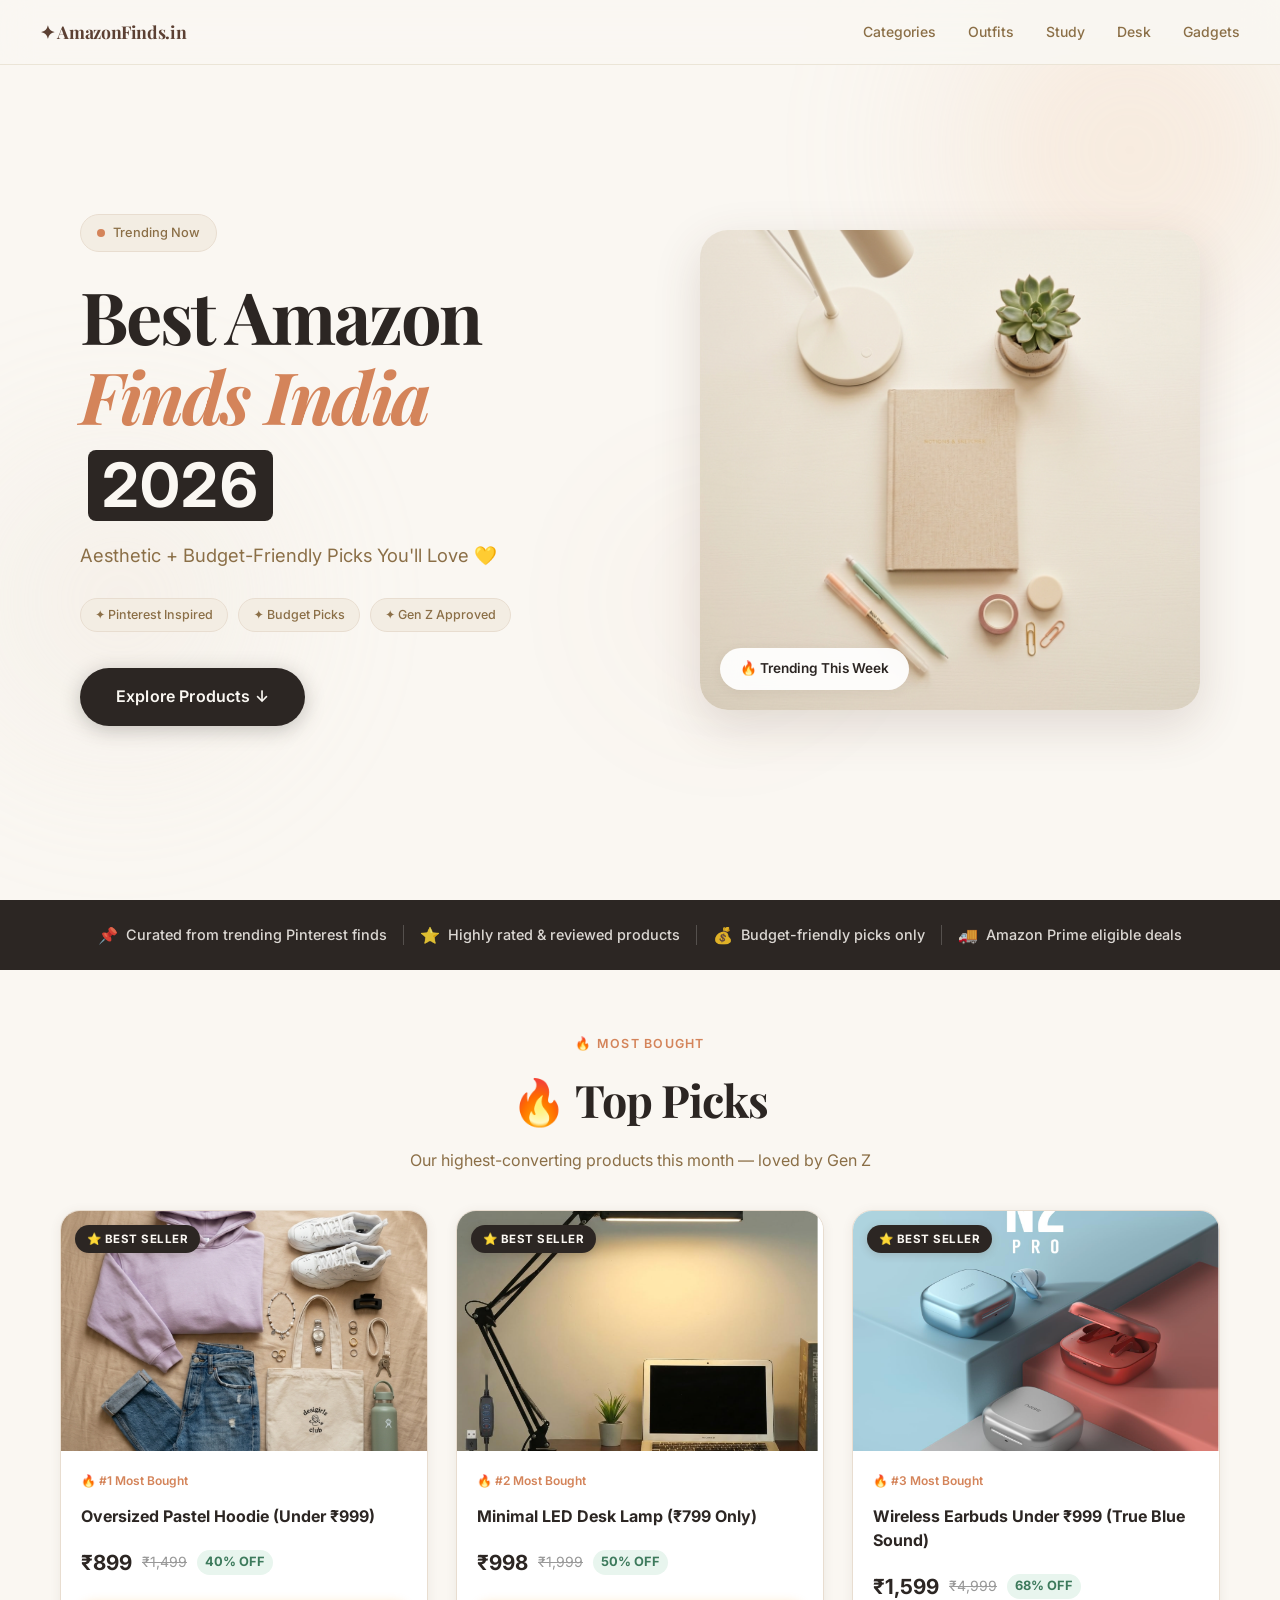
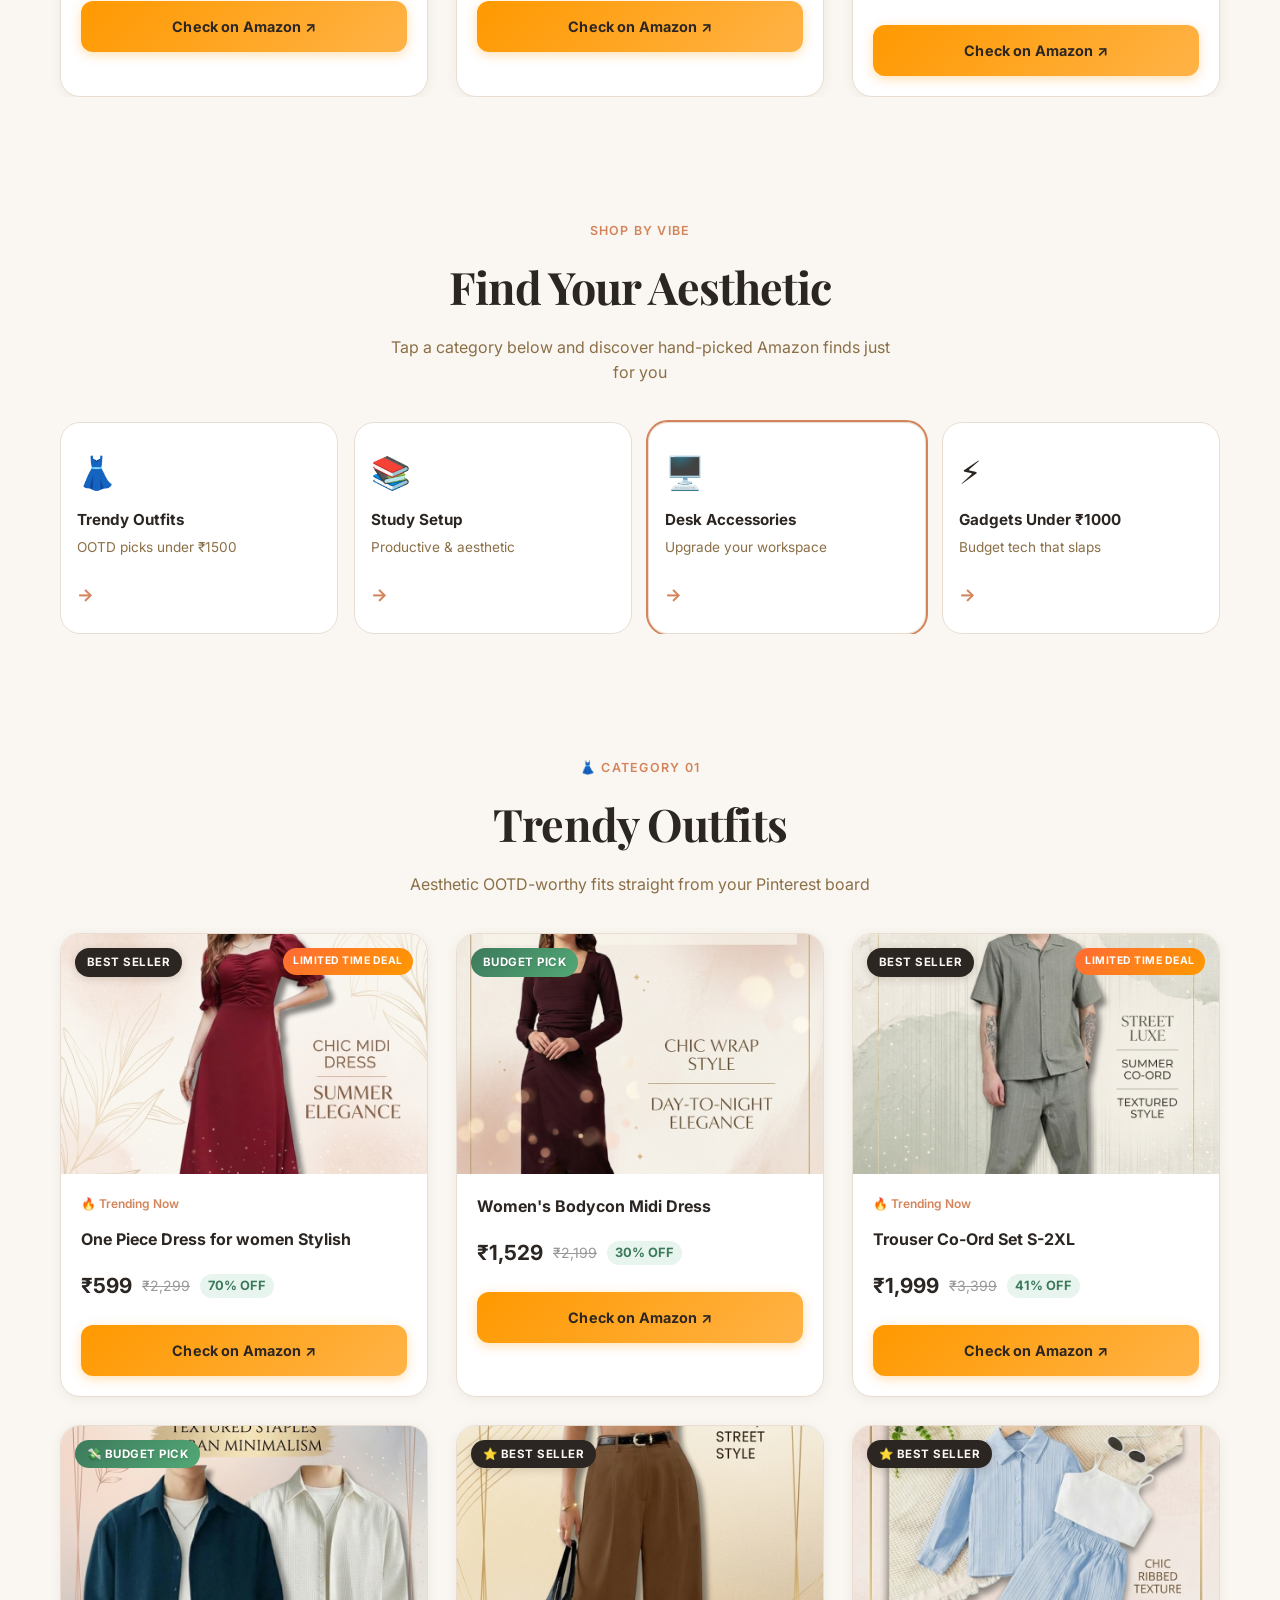
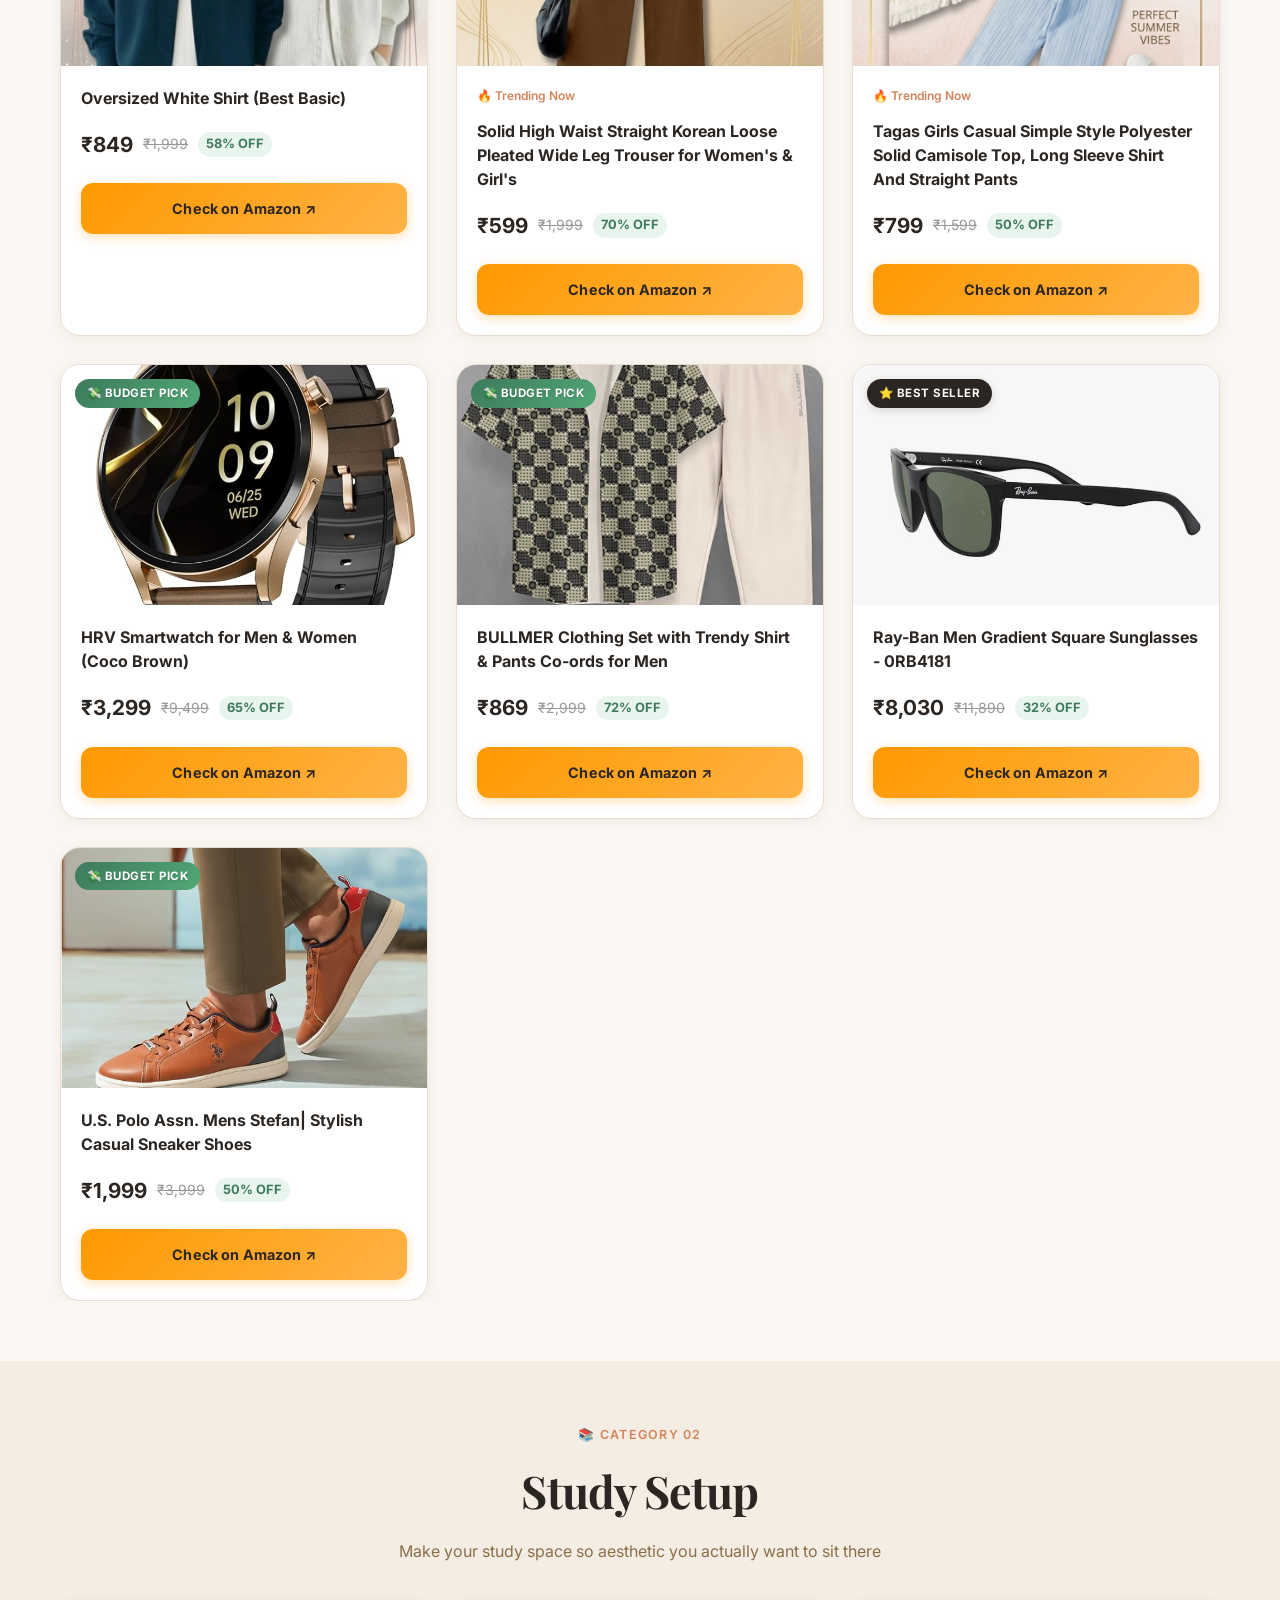
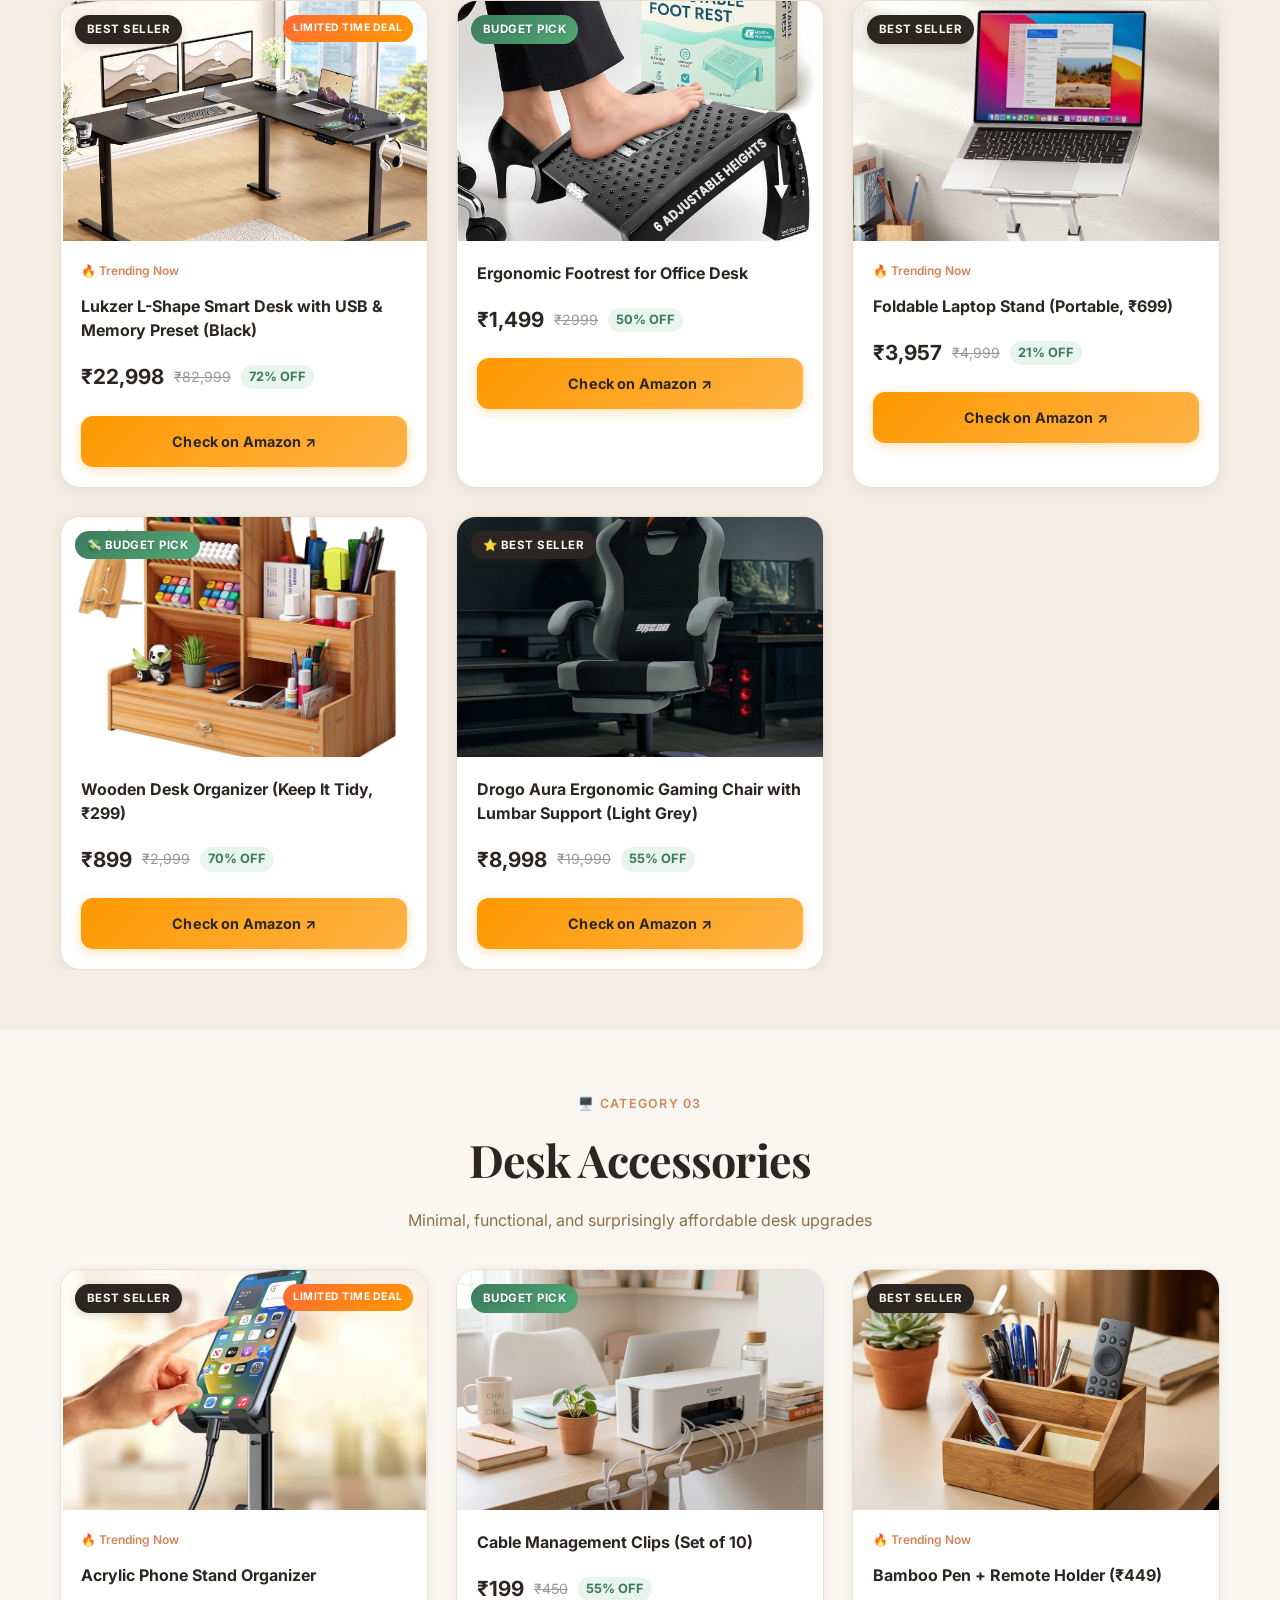
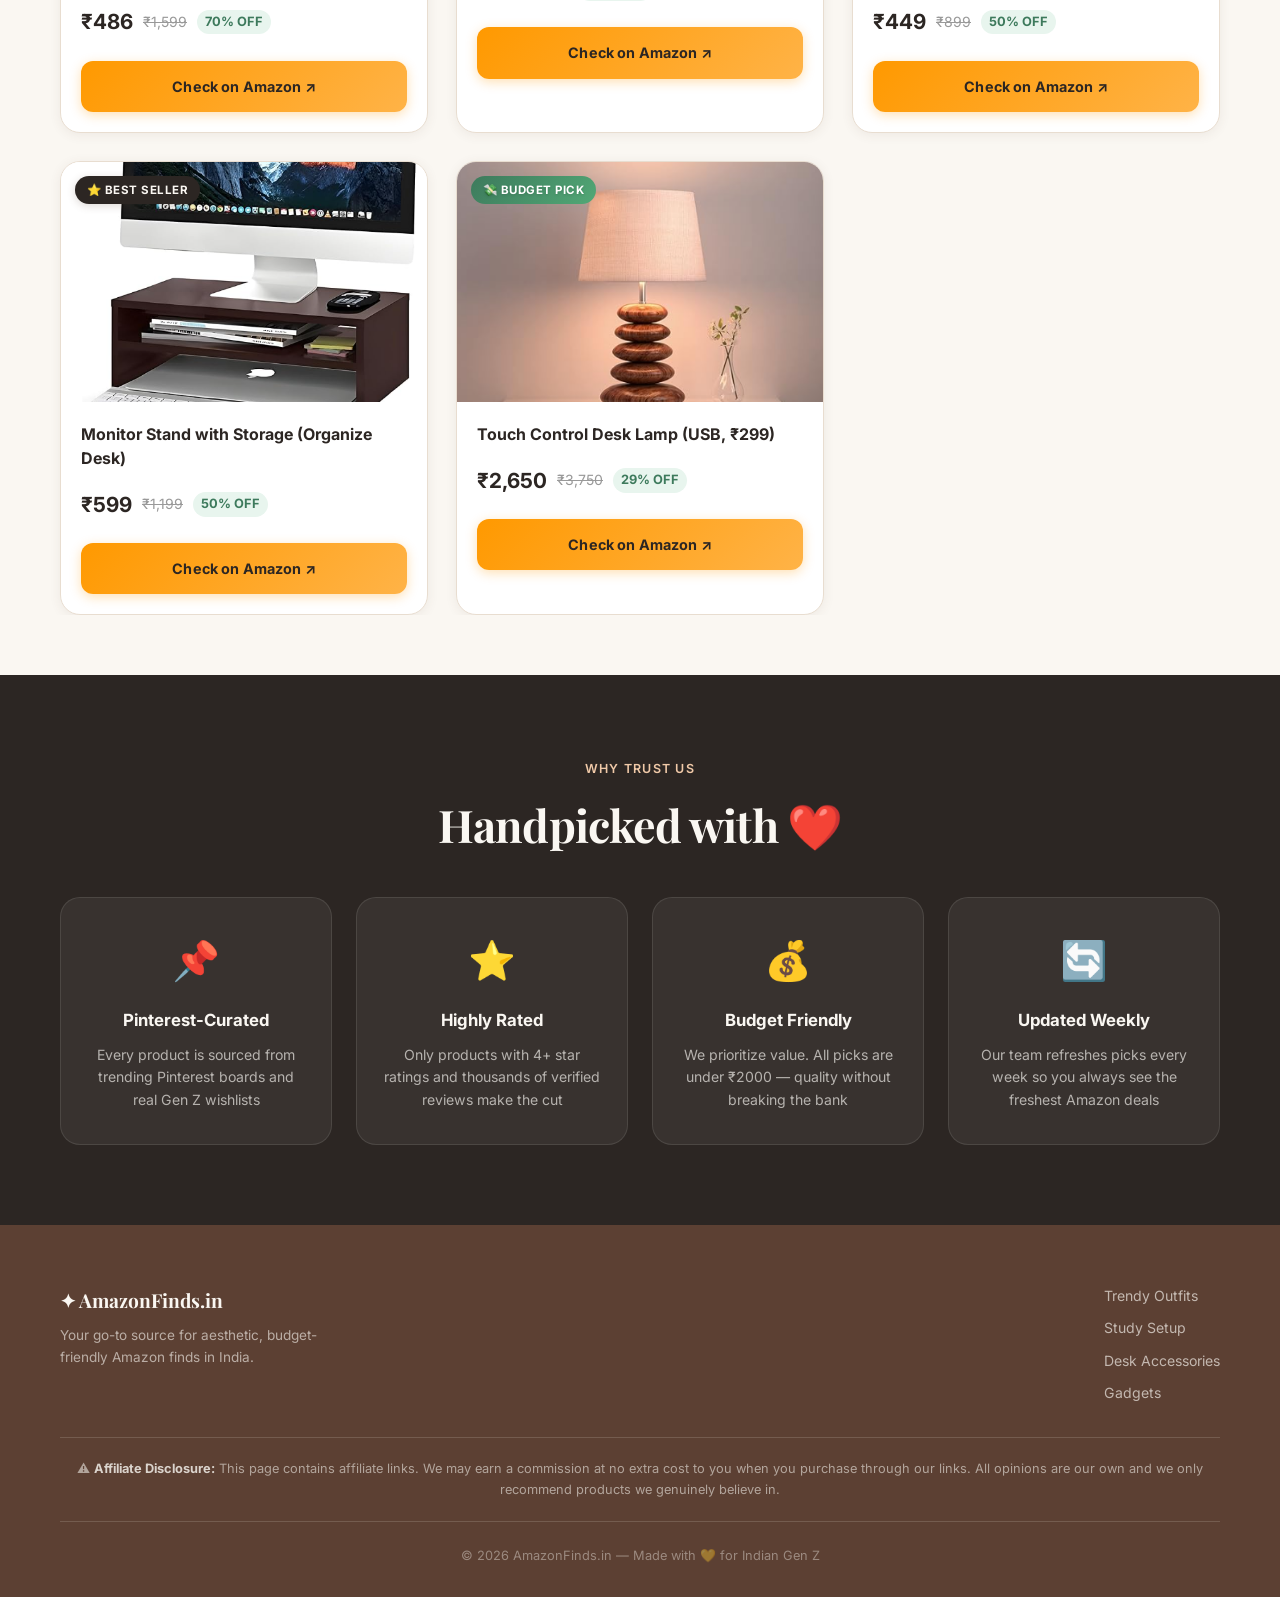
<file: index.html>
<!DOCTYPE html>
<html lang="en">
<head>
  <meta charset="UTF-8" />
  <meta name="viewport" content="width=device-width, initial-scale=1.0, viewport-fit=cover, maximum-scale=5.0, user-scalable=yes" />
  <meta name="description" content="Best Amazon Finds India 2026 — Aesthetic, budget-friendly trending products for Gen Z. Discover trendy outfits, study setups, desk accessories, and gadgets under ₹1000." />
  <meta name="keywords" content="Amazon finds India, budget gadgets India, aesthetic desk setup, trendy outfits India, Gen Z products" />
  <meta property="og:title" content="Best Amazon Finds India 2026 | Aesthetic Budget Picks" />
  <meta property="og:description" content="Curated trendy, aesthetic, budget-friendly Amazon picks for Indian Gen Z." />
  <meta name="theme-color" content="#FAF7F2" />
  <meta name="apple-mobile-web-app-capable" content="yes" />
  <meta name="apple-mobile-web-app-status-bar-style" content="black-translucent" />
  <title>Best Amazon Finds India 2026 | Aesthetic Budget Picks</title>
  <link rel="preconnect" href="https://fonts.googleapis.com" />
  <link rel="preconnect" href="https://fonts.gstatic.com" crossorigin />
  <link href="https://fonts.googleapis.com/css2?family=Playfair+Display:wght@600;700&family=Inter:wght@300;400;500;600&display=swap" rel="stylesheet" />
  <link rel="stylesheet" href="style.css" />
</head>
<body>

  <!-- ====== NAVBAR ====== -->
  <nav class="navbar" id="navbar">
    <div class="nav-inner">
      <a class="nav-logo" href="#">✦ AmazonFinds.in</a>
      <button class="nav-toggle" id="navToggle" aria-label="Toggle menu">
        <span></span><span></span><span></span>
      </button>
      <ul class="nav-links" id="navLinks">
        <li><a href="#categories">Categories</a></li>
        <li><a href="#outfits">Outfits</a></li>
        <li><a href="#study">Study</a></li>
        <li><a href="#desk">Desk</a></li>
        <li><a href="#gadgets">Gadgets</a></li>
      </ul>
    </div>
  </nav>

  <!-- ====== HERO SECTION ====== -->
  <section class="hero" id="hero">
    <div class="hero-bg-blobs">
      <div class="blob blob-1"></div>
      <div class="blob blob-2"></div>
      <div class="blob blob-3"></div>
    </div>
    <div class="hero-content">
      <div class="hero-badge">
        <span class="badge-dot"></span>
        <span>Trending Now</span>
      </div>
      <h1 class="hero-title">Best Amazon<br><em>Finds India</em><br><span class="year-tag">2026</span></h1>
      <p class="hero-sub">Aesthetic + Budget-Friendly Picks You'll Love 💛</p>
      <div class="hero-pills">
        <span>✦ Pinterest Inspired</span>
        <span>✦ Budget Picks</span>
        <span>✦ Gen Z Approved</span>
      </div>
      <a href="#categories" class="btn-primary" id="exploreCta">Explore Products ↓</a>
    </div>
    <div class="hero-image-wrap">
      <div class="hero-img-card">
        <img src="images/desk_setup_hero.png" alt="Aesthetic desk setup with stationery and plants" loading="eager" />
        <div class="hero-img-badge">🔥 Trending This Week</div>
      </div>
    </div>
  </section>

  <!-- ====== TRUST STRIP ====== -->
  <section class="trust-strip">
    <div class="trust-inner">
      <div class="trust-item">
        <span class="trust-icon">📌</span>
        <span>Curated from trending Pinterest finds</span>
      </div>
      <div class="trust-divider"></div>
      <div class="trust-item">
        <span class="trust-icon">⭐</span>
        <span>Highly rated &amp; reviewed products</span>
      </div>
      <div class="trust-divider"></div>
      <div class="trust-item">
        <span class="trust-icon">💰</span>
        <span>Budget-friendly picks only</span>
      </div>
      <div class="trust-divider"></div>
      <div class="trust-item">
        <span class="trust-icon">🚚</span>
        <span>Amazon Prime eligible deals</span>
      </div>
    </div>
  </section>

  <!-- ====== TOP PICKS SECTION ====== -->
  <section class="products-section" id="top-picks">
    <div class="container">
      <div class="section-header">
        <p class="section-label">🔥 Most Bought</p>
        <h2 class="section-title">🔥 Top Picks</h2>
        <p class="section-desc">Our highest-converting products this month — loved by Gen Z</p>
      </div>
      <div class="products-grid">

        <div class="product-card">
          <div class="product-img-wrap">
            <img src="images/trendy_outfit.png" alt="Bestseller oversized hoodie" loading="lazy" />
            <span class="badge badge-seller">⭐ Best Seller</span>
          </div>
          <div class="product-info">
            <p class="product-trending">🔥 #1 Most Bought</p>
            <h3 class="product-title">Oversized Pastel Hoodie (Under ₹999)</h3>
            <div class="product-price-row">
              <span class="product-price">₹899</span>
              <span class="product-mrp">₹1,499</span>
              <span class="product-off">40% OFF</span>
            </div>
            <a href="https://amzn.to/4v6yFyT" target="_blank" rel="nofollow sponsored" class="btn-amazon">Check on Amazon ↗</a>
          </div>
        </div>

        <div class="product-card">
          <div class="product-img-wrap">
            <img src="images/image.png" alt="LED desk lamp bestseller" loading="lazy" />
            <span class="badge badge-seller">⭐ Best Seller</span>
          </div>
          <div class="product-info">
            <p class="product-trending">🔥 #2 Most Bought</p>
            <h3 class="product-title">Minimal LED Desk Lamp (₹799 Only)</h3>
            <div class="product-price-row">
              <span class="product-price">₹998</span>
              <span class="product-mrp">₹1,999</span>
              <span class="product-off">50% OFF</span>
            </div>
            <a href="https://amzn.to/3PIX25G" target="_blank" rel="nofollow sponsored" class="btn-amazon">Check on Amazon ↗</a>
          </div>
        </div>

        <div class="product-card">
          <div class="product-img-wrap">
            <img src="images/earpods.png" alt="Wireless earbuds bestseller under 1000" loading="lazy" />
            <span class="badge badge-seller">⭐ Best Seller</span>
          </div>
          <div class="product-info">
            <p class="product-trending">🔥 #3 Most Bought</p>
            <h3 class="product-title">Wireless Earbuds Under ₹999 (True Blue Sound)</h3>
            <div class="product-price-row">
              <span class="product-price">₹1,599</span>
              <span class="product-mrp">₹4,999</span>
              <span class="product-off">68% OFF</span>
            </div>
            <a href="https://amzn.to/4dUvfZW" target="_blank" rel="nofollow sponsored" class="btn-amazon">Check on Amazon ↗</a>
          </div>
        </div>

      </div>
    </div>
  </section>

  <!-- ====== CATEGORIES SECTION ====== -->
  <section class="categories-section" id="categories">
    <div class="container">
      <div class="section-header">
        <p class="section-label">Shop by Vibe</p>
        <h2 class="section-title">Find Your Aesthetic</h2>
        <p class="section-desc">Tap a category below and discover hand-picked Amazon finds just for you</p>
      </div>
      <div class="category-grid">
        <a href="#outfits" class="cat-card" id="cat-outfits">
          <div class="cat-icon">👗</div>
          <h3>Trendy Outfits</h3>
          <p>OOTD picks under ₹1500</p>
          <div class="cat-arrow">→</div>
        </a>
        <a href="#study" class="cat-card" id="cat-study">
          <div class="cat-icon">📚</div>
          <h3>Study Setup</h3>
          <p>Productive &amp; aesthetic</p>
          <div class="cat-arrow">→</div>
        </a>
        <a href="#desk" class="cat-card" id="cat-desk">
          <div class="cat-icon">🖥️</div>
          <h3>Desk Accessories</h3>
          <p>Upgrade your workspace</p>
          <div class="cat-arrow">→</div>
        </a>
        <a href="#gadgets" class="cat-card" id="cat-gadgets">
          <div class="cat-icon">⚡</div>
          <h3>Gadgets Under ₹1000</h3>
          <p>Budget tech that slaps</p>
          <div class="cat-arrow">→</div>
        </a>
      </div>
    </div>
  </section>

  <!-- ====== TRENDY OUTFITS ====== -->
  <section class="products-section" id="outfits">
    <div class="container">
      <div class="section-header">
        <p class="section-label">👗 Category 01</p>
        <h2 class="section-title">Trendy Outfits</h2>
        <p class="section-desc">Aesthetic OOTD-worthy fits straight from your Pinterest board</p>
      </div>
      <div class="products-grid">

        <div class="product-card" id="prod-outfit-1">
          <div class="product-img-wrap">
            <img src="images/red_dress copy.png" alt="One piece dress for women aesthetic" loading="lazy" />
            <span class="badge badge-seller">Best Seller</span>
            <span class="badge-deal">Limited Time Deal</span>
          </div>
          <div class="product-info">
            <p class="product-trending">🔥 Trending Now</p>
            <h3 class="product-title">One Piece Dress for women Stylish</h3>
            <div class="product-price-row">
              <span class="product-price">₹599</span>
              <span class="product-mrp">₹2,299</span>
              <span class="product-off">70% OFF</span>
            </div>
            <a href="https://amzn.to/4dJp4Ij" target="_blank" rel="nofollow sponsored" class="btn-amazon" id="btn-outfit-1">Check on Amazon ↗</a>
          </div>
        </div>

        <div class="product-card" id="prod-outfit-2">
          <div class="product-img-wrap">
            <img src="images/wrap_style.png" alt="women one piece party dress aesthetic" loading="lazy" />
            <span class="badge badge-budget">Budget Pick</span>
          </div>
          <div class="product-info">
            <h3 class="product-title">Women's Bodycon Midi Dress</h3>
            <div class="product-price-row">
              <span class="product-price">₹1,529</span>
              <span class="product-mrp">₹2,199</span>
              <span class="product-off">30% OFF</span>
            </div>
            <a href="https://amzn.to/4bQ1mbO" target="_blank" rel="nofollow sponsored" class="btn-amazon" id="btn-outfit-2">Check on Amazon ↗</a>
          </div>
        </div>

        <div class="product-card" id="prod-outfit-3">
          <div class="product-img-wrap">
            <img src="images/summer co-rd.png" alt="Aesthetic co-or set for boys/Mens" loading="lazy" />
            <span class="badge badge-seller">Best Seller</span>
            <span class="badge-deal">Limited Time Deal</span>
          </div>
          <div class="product-info">
            <p class="product-trending">🔥 Trending Now</p>
            <h3 class="product-title"> Trouser Co-Ord Set S-2XL</h3>
            <div class="product-price-row">
              <span class="product-price">₹1,999</span>
              <span class="product-mrp">₹3,399</span>
              <span class="product-off">41% OFF</span>
            </div>
            <a href="https://amzn.to/3Qgu793" target="_blank" rel="nofollow sponsored" class="btn-amazon" id="btn-outfit-3">Check on Amazon ↗</a>
          </div>
        </div>

        <div class="product-card" id="prod-outfit-4">
          <div class="product-img-wrap">
            <img src="images/shirt.png" alt="Aesthetic white oversized shirt" loading="lazy" />
            <span class="badge badge-budget">💸 Budget Pick</span>
          </div>
          <div class="product-info">
            <h3 class="product-title">Oversized White Shirt (Best Basic)</h3>
            <div class="product-price-row">
              <span class="product-price">₹849</span>
              <span class="product-mrp">₹1,999</span>
              <span class="product-off">58% OFF</span>
            </div>
            <a href="https://amzn.to/4suM1Tj" target="_blank" rel="nofollow sponsored" class="btn-amazon">Check on Amazon ↗</a>
          </div>
        </div>

        <div class="product-card" id="prod-outfit-5">
          <div class="product-img-wrap">
            <img src="images/korean_girl_pants.png" alt="Aesthetic korean pant for women" loading="lazy" />
            <span class="badge badge-seller">⭐ Best Seller</span>
          </div>
          <div class="product-info">
            <p class="product-trending">🔥 Trending Now</p>
            <h3 class="product-title">Solid High Waist Straight Korean Loose Pleated Wide Leg Trouser for Women's & Girl's</h3>
            <div class="product-price-row">
              <span class="product-price">₹599</span>
              <span class="product-mrp">₹1,999</span>
              <span class="product-off">70% OFF</span>
            </div>
            <a href="https://amzn.to/4th9NCW" target="_blank" rel="nofollow sponsored" class="btn-amazon">Check on Amazon ↗</a>
          </div>
        </div>

        <div class="product-card" id="prod-outfit-6">
          <div class="product-img-wrap">
            <img src="images/college_oufit.png" alt="Tagas Girls Casual Simple Style Polyester Solid Camisole Top, Long Sleeve Shirt And Straight Pant" loading="lazy" />
            <span class="badge badge-seller">⭐ Best Seller</span>
          </div>
          <div class="product-info">
            <p class="product-trending">🔥 Trending Now</p>
            <h3 class="product-title">Tagas Girls Casual Simple Style Polyester Solid Camisole Top, Long Sleeve Shirt And Straight Pants</h3>
            <div class="product-price-row">
              <span class="product-price">₹799</span>
              <span class="product-mrp">₹1,599</span>
              <span class="product-off">50% OFF</span>
            </div>
            <a href="https://amzn.to/4sgqDRx" target="_blank" rel="nofollow sponsored" class="btn-amazon">Check on Amazon ↗</a>
          </div>
        </div>

        <div class="product-card" id="prod-outfit-7">
          <div class="product-img-wrap">
            <img src="images/watch.png" alt="HRV Smartwatch for Men & Women (Coco Brown)" loading="lazy" />
            <span class="badge badge-budget">💸 Budget Pick</span>
          </div>
          <div class="product-info">
            <h3 class="product-title">HRV Smartwatch for Men & Women (Coco Brown)</h3>
            <div class="product-price-row">
              <span class="product-price">₹3,299</span>
              <span class="product-mrp">₹9,499</span>
              <span class="product-off">65% OFF</span>
            </div>
            <a href="https://amzn.to/4sSeEe2" target="_blank" rel="nofollow sponsored" class="btn-amazon">Check on Amazon ↗</a>
          </div>
        </div>

        <div class="product-card" id="prod-outfit-8">
          <div class="product-img-wrap">
            <img src="images/fullboysdress.png" alt="Trendy Shirt & Pants Co-ords for Men" loading="lazy" />
            <span class="badge badge-budget">💸 Budget Pick</span>
          </div>
          <div class="product-info">
            <h3 class="product-title">BULLMER Clothing Set with Trendy Shirt & Pants Co-ords for Men</h3>
            <div class="product-price-row">
              <span class="product-price">₹869</span>
              <span class="product-mrp">₹2,999</span>
              <span class="product-off">72% OFF</span>
            </div>
            <a href="https://amzn.to/4siFB9F" target="_blank" rel="nofollow sponsored" class="btn-amazon">Check on Amazon ↗</a>
          </div>
        </div>

        <div class="product-card" id="prod-outfit-9">
          <div class="product-img-wrap">
            <img src="images/sunglasses.png" alt=Ray-Ban Men Gradient Square Sunglasses - 0RB4181" loading="lazy" />
            <span class="badge badge-seller">⭐ Best Seller</span>
          </div>
          <div class="product-info">
            <h3 class="product-title">Ray-Ban Men Gradient Square Sunglasses - 0RB4181</h3>
            <div class="product-price-row">
              <span class="product-price">₹8,030</span>
              <span class="product-mrp">₹11,890</span>
              <span class="product-off">32% OFF</span>
            </div>
            <a href="https://amzn.to/41dxHTN" target="_blank" rel="nofollow sponsored" class="btn-amazon">Check on Amazon ↗</a>
          </div>
        </div>

        <div class="product-card" id="prod-outfit-10">
          <div class="product-img-wrap">
            <img src="images/shoes.png" alt="Stylish Casual Sneaker Shoes" loading="lazy" />
            <span class="badge badge-budget">💸 Budget Pick</span>
          </div>
          <div class="product-info">
            <h3 class="product-title">U.S. Polo Assn. Mens Stefan| Stylish Casual Sneaker Shoes</h3>
            <div class="product-price-row">
              <span class="product-price">₹1,999</span>
              <span class="product-mrp">₹3,999</span>
              <span class="product-off">50% OFF</span>
            </div>
            <a href="https://amzn.to/4c4kp0K" target="_blank" rel="nofollow sponsored" class="btn-amazon">Check on Amazon ↗</a>
          </div>
        </div>

      </div>
    </div>
  </section>

  <!-- ====== STUDY SETUP ====== -->
  <section class="products-section alt-bg" id="study">
    <div class="container">
      <div class="section-header">
        <p class="section-label">📚 Category 02</p>
        <h2 class="section-title">Study Setup</h2>
        <p class="section-desc">Make your study space so aesthetic you actually want to sit there</p>
      </div>
      <div class="products-grid">

        <div class="product-card" id="prod-study-1">
          <div class="product-img-wrap">
            <img src="images/study_setup1.png" alt="Aesthetic study desk setup" loading="lazy" />
            <span class="badge badge-seller">Best Seller</span>
            <span class="badge-deal">Limited Time Deal</span>
          </div>
          <div class="product-info">
            <p class="product-trending">🔥 Trending Now</p>
            <h3 class="product-title">Lukzer L-Shape Smart Desk with USB & Memory Preset (Black)</h3>
            <div class="product-price-row">
              <span class="product-price">₹22,998</span>
              <span class="product-mrp">₹82,999</span>
              <span class="product-off">72% OFF</span>
            </div>
            <a href="https://amzn.to/4cnbU2g" target="_blank" rel="nofollow sponsored" class="btn-amazon" id="btn-study-1">Check on Amazon ↗</a>
          </div>
        </div>

        <div class="product-card" id="prod-study-2">
          <div class="product-img-wrap">
            <img src="images/footrest.png" alt="Ergonomic Footrest for Office Desk" loading="lazy" />
            <span class="badge badge-budget">Budget Pick</span>
          </div>
          <div class="product-info">
            <h3 class="product-title">Ergonomic Footrest for Office Desk</h3>
            <div class="product-price-row">
              <span class="product-price">₹1,499</span>
              <span class="product-mrp">₹2999</span>
              <span class="product-off">50% OFF</span>
            </div>
            <a href="https://amzn.to/3O2tZJM" target="_blank" rel="nofollow sponsored" class="btn-amazon" id="btn-study-2">Check on Amazon ↗</a>
          </div>
        </div>

        <div class="product-card" id="prod-study-3">
          <div class="product-img-wrap">
            <img src="images/laptopstand.png" alt="Laptop stand study setup" loading="lazy" />
            <span class="badge badge-seller">Best Seller</span>
          </div>
          <div class="product-info">
            <p class="product-trending">🔥 Trending Now</p>
            <h3 class="product-title">Foldable Laptop Stand (Portable, ₹699)</h3>
            <div class="product-price-row">
              <span class="product-price">₹3,957</span>
              <span class="product-mrp">₹4,999</span>
              <span class="product-off">21% OFF</span>
            </div>
            <a href="https://amzn.to/47FsU15" target="_blank" rel="nofollow sponsored" class="btn-amazon" id="btn-study-3">Check on Amazon ↗</a>
          </div>
        </div>

        <div class="product-card" id="prod-study-4">
          <div class="product-img-wrap">
            <img src="images/woodenorganiser.png" alt="Wooden desk organizer aesthetic" loading="lazy" />
            <span class="badge badge-budget">💸 Budget Pick</span>
          </div>
          <div class="product-info">
            <h3 class="product-title">Wooden Desk Organizer (Keep It Tidy, ₹299)</h3>
            <div class="product-price-row">
              <span class="product-price">₹899</span>
              <span class="product-mrp">₹2,999</span>
              <span class="product-off">70% OFF</span>
            </div>
            <a href="https://amzn.to/4m7hDwk" target="_blank" rel="nofollow sponsored" class="btn-amazon">Check on Amazon ↗</a>
          </div>
        </div>

        <div class="product-card" id="prod-study-5">
          <div class="product-img-wrap">
            <img src="images/chair.png" alt="Office Chairs For Work From Home With Recline" loading="lazy" />
            <span class="badge badge-seller">⭐ Best Seller</span>
          </div>
          <div class="product-info">
            <h3 class="product-title">Drogo Aura Ergonomic Gaming Chair with Lumbar Support (Light Grey)</h3>
            <div class="product-price-row">
              <span class="product-price">₹8,998</span>
              <span class="product-mrp">₹19,990</span>
              <span class="product-off">55% OFF</span>
            </div>
            <a href="https://amzn.to/419xEZl" target="_blank" rel="nofollow sponsored" class="btn-amazon">Check on Amazon ↗</a>
          </div>
        </div>

      </div>
    </div>
  </section>

  <!-- ====== DESK ACCESSORIES ====== -->
  <section class="products-section" id="desk">
    <div class="container">
      <div class="section-header">
        <p class="section-label">🖥️ Category 03</p>
        <h2 class="section-title">Desk Accessories</h2>
        <p class="section-desc">Minimal, functional, and surprisingly affordable desk upgrades</p>
      </div>
      <div class="products-grid">

        <div class="product-card" id="prod-desk-1">
          <div class="product-img-wrap">
            <img src="images/phonestand.png" alt="Mobile Stand for Desk with 360°Rotation" loading="lazy" />
            <span class="badge badge-seller">Best Seller</span>
            <span class="badge-deal">Limited Time Deal</span>
          </div>
          <div class="product-info">
            <p class="product-trending">🔥 Trending Now</p>
            <h3 class="product-title">Acrylic Phone Stand Organizer</h3>
            <div class="product-price-row">
              <span class="product-price">₹486</span>
              <span class="product-mrp">₹1,599</span>
              <span class="product-off">70% OFF</span>
            </div>
            <a href="https://amzn.to/3Q41fkp" target="_blank" rel="nofollow sponsored" class="btn-amazon" id="btn-desk-1">Check on Amazon ↗</a>
          </div>
        </div>

        <div class="product-card" id="prod-desk-2">
          <div class="product-img-wrap">
            <img src="images/cable_organizer.png" alt="Cable management organizer desk" loading="lazy" />
            <span class="badge badge-budget">Budget Pick</span>
          </div>
          <div class="product-info">
            <h3 class="product-title">Cable Management Clips (Set of 10)</h3>
            <div class="product-price-row">
              <span class="product-price">₹199</span>
              <span class="product-mrp">₹450</span>
              <span class="product-off">55% OFF</span>
            </div>
            <a href="https://amzn.to/3O4EufE" target="_blank" rel="nofollow sponsored" class="btn-amazon" id="btn-desk-2">Check on Amazon ↗</a>
          </div>
        </div>

        <div class="product-card" id="prod-desk-3">
          <div class="product-img-wrap">
            <img src="images/bamboo_organizer.png" alt="Bamboo pen and remote holder organizer" loading="lazy" />
            <span class="badge badge-seller">Best Seller</span>
          </div>
          <div class="product-info">
            <p class="product-trending">🔥 Trending Now</p>
            <h3 class="product-title">Bamboo Pen + Remote Holder (₹449)</h3>
            <div class="product-price-row">
              <span class="product-price">₹449</span>
              <span class="product-mrp">₹899</span>
              <span class="product-off">50% OFF</span>
            </div>
            <a href="https://amzn.to/419yvcv" target="_blank" rel="nofollow sponsored" class="btn-amazon" id="btn-desk-3">Check on Amazon ↗</a>
          </div>
        </div>

        <div class="product-card" id="prod-desk-4">
          <div class="product-img-wrap">
            <img src="images/monitorstand.png" alt="Monitor stand with storage compartment" loading="lazy" />
            <span class="badge badge-seller">⭐ Best Seller</span>
          </div>
          <div class="product-info">
            <h3 class="product-title">Monitor Stand with Storage (Organize Desk)</h3>
            <div class="product-price-row">
              <span class="product-price">₹599</span>
              <span class="product-mrp">₹1,199</span>
              <span class="product-off">50% OFF</span>
            </div>
            <a href="https://amzn.to/4mdb37N" target="_blank" rel="nofollow sponsored" class="btn-amazon">Check on Amazon ↗</a>
          </div>
        </div>

        <div class="product-card" id="prod-desk-5">
          <div class="product-img-wrap">
            <img src="images/desklamp.png" alt="Touch control desk lamp" loading="lazy" />
            <span class="badge badge-budget">💸 Budget Pick</span>
          </div>
          <div class="product-info">
            <h3 class="product-title">Touch Control Desk Lamp (USB, ₹299)</h3>
            <div class="product-price-row">
              <span class="product-price">₹2,650</span>
              <span class="product-mrp">₹3,750</span>
              <span class="product-off">29% OFF</span>
            </div>
            <a href="https://amzn.to/4m9psBG" target="_blank" rel="nofollow sponsored" class="btn-amazon">Check on Amazon ↗</a>
          </div>
        </div>

      </div>
    </div>
  </section>

  <!-- ====== TRUST SECTION ====== -->
  <section class="trust-section">
    <div class="container">
      <div class="section-header">
        <p class="section-label">Why Trust Us</p>
        <h2 class="section-title">Handpicked with ❤️</h2>
      </div>
      <div class="trust-cards">
        <div class="trust-card" id="trust-1">
          <div class="trust-card-icon">📌</div>
          <h3>Pinterest-Curated</h3>
          <p>Every product is sourced from trending Pinterest boards and real Gen Z wishlists</p>
        </div>
        <div class="trust-card" id="trust-2">
          <div class="trust-card-icon">⭐</div>
          <h3>Highly Rated</h3>
          <p>Only products with 4+ star ratings and thousands of verified reviews make the cut</p>
        </div>
        <div class="trust-card" id="trust-3">
          <div class="trust-card-icon">💰</div>
          <h3>Budget Friendly</h3>
          <p>We prioritize value. All picks are under ₹2000 — quality without breaking the bank</p>
        </div>
        <div class="trust-card" id="trust-4">
          <div class="trust-card-icon">🔄</div>
          <h3>Updated Weekly</h3>
          <p>Our team refreshes picks every week so you always see the freshest Amazon deals</p>
        </div>
      </div>
    </div>
  </section>

  <!-- ====== FOOTER ====== -->
  <footer class="footer">
    <div class="container">
      <div class="footer-inner">
        <div class="footer-brand">
          <span class="footer-logo">✦ AmazonFinds.in</span>
          <p>Your go-to source for aesthetic, budget-friendly Amazon finds in India.</p>
        </div>
        <div class="footer-links">
          <a href="#outfits">Trendy Outfits</a>
          <a href="#study">Study Setup</a>
          <a href="#desk">Desk Accessories</a>
          <a href="#gadgets">Gadgets</a>
        </div>
      </div>
      <div class="footer-disclaimer">
        <p>⚠️ <strong>Affiliate Disclosure:</strong> This page contains affiliate links. We may earn a commission at no extra cost to you when you purchase through our links. All opinions are our own and we only recommend products we genuinely believe in.</p>
      </div>
      <div class="footer-bottom">
        <p>© 2026 AmazonFinds.in — Made with 💛 for Indian Gen Z</p>
      </div>
    </div>
  </footer>

  <!-- ====== MOBILE STICKY CTA ====== -->
  <div class="sticky-cta" id="stickyCta">
    <a href="#gadgets" class="sticky-cta-btn" id="stickyCtaBtn">⚡ Deals Under ₹1000 →</a>
  </div>

  <!-- ====== SCROLL TO TOP ====== -->
  <button class="scroll-top" id="scrollTop" aria-label="Scroll to top">↑</button>

  <script src="script.js"></script>
</body>
</html>
</file>
<file: style.css>
/* =====================================================
   AMAZON FINDS INDIA — style.css
   Pinterest-Aesthetic | Gen Z | Mobile-First
   ===================================================== */

/* ---------- RESET & BASE ---------- */
*, *::before, *::after { box-sizing: border-box; margin: 0; padding: 0; }

:root {
  --cream:    #FAF7F2;
  --cream-2:  #F3EDE3;
  --beige:    #E8DDD0;
  --tan:      #C9B99A;
  --brown:    #8B6F47;
  --mocha:    #5C4033;
  --charcoal: #2C2623;
  --white:    #FFFFFF;
  --accent:   #D4845A;      /* warm terracotta */
  --accent-l: #F0C9A8;
  --amazon:   #FF9900;
  --amazon-d: #E07B00;
  --green-deal: #3D7A5C;
  --red-off:  #C0392B;
  --shadow-sm: 0 2px 12px rgba(92,64,51,0.08);
  --shadow-md: 0 8px 32px rgba(92,64,51,0.12);
  --shadow-lg: 0 16px 48px rgba(92,64,51,0.16);
  --radius-sm: 12px;
  --radius-md: 20px;
  --radius-lg: 28px;
  --font-serif: 'Playfair Display', Georgia, serif;
  --font-sans:  'Inter', system-ui, sans-serif;
  --transition: all 0.3s cubic-bezier(0.4, 0, 0.2, 1);
}

html { scroll-behavior: smooth; font-size: 16px; }

body {
  font-family: var(--font-sans);
  background-color: var(--cream);
  color: var(--charcoal);
  line-height: 1.6;
  overflow-x: hidden;
  -webkit-font-smoothing: antialiased;
  -moz-osx-font-smoothing: grayscale;
}

img { display: block; width: 100%; height: auto; }
a { text-decoration: none; color: inherit; }
ul { list-style: none; }

.container {
  width: 100%;
  max-width: 1200px;
  margin: 0 auto;
  padding: 0 20px;
  box-sizing: border-box;
  overflow-x: hidden;
}

/* ---------- SCROLLBAR ---------- */
::-webkit-scrollbar { width: 6px; }
::-webkit-scrollbar-track { background: var(--cream-2); }
::-webkit-scrollbar-thumb { background: var(--tan); border-radius: 99px; }

/* =====================================================
   NAVBAR
   ===================================================== */
.navbar {
  position: fixed;
  top: 0; left: 0; right: 0;
  z-index: 1000;
  padding: 0 20px;
  background: rgba(250,247,242,0.85);
  backdrop-filter: blur(16px);
  -webkit-backdrop-filter: blur(16px);
  border-bottom: 1px solid rgba(201,185,154,0.3);
  transition: var(--transition);
}

.navbar.scrolled {
  box-shadow: var(--shadow-sm);
}

.nav-inner {
  max-width: 1200px;
  margin: 0 auto;
  display: flex;
  align-items: center;
  justify-content: space-between;
  height: 64px;
}

.nav-logo {
  font-family: var(--font-serif);
  font-size: 1.1rem;
  font-weight: 700;
  color: var(--mocha);
  letter-spacing: -0.02em;
}

.nav-links {
  display: flex;
  gap: 32px;
  align-items: center;
}

.nav-links a {
  font-size: 0.875rem;
  font-weight: 500;
  color: var(--brown);
  position: relative;
  transition: var(--transition);
}

.nav-links a::after {
  content: '';
  position: absolute;
  bottom: -4px; left: 0;
  width: 0; height: 2px;
  background: var(--accent);
  border-radius: 99px;
  transition: var(--transition);
}

.nav-links a:hover { color: var(--mocha); }
.nav-links a:hover::after { width: 100%; }

.nav-toggle {
  display: none;
  flex-direction: column;
  gap: 5px;
  background: none;
  border: none;
  cursor: pointer;
  padding: 8px;
  border-radius: 8px;
  transition: var(--transition);
  align-items: center;
  justify-content: center;
}

.nav-toggle:hover {
  background: rgba(201, 185, 154, 0.1);
}

.nav-toggle:focus {
  outline: 2px solid var(--accent);
  outline-offset: 2px;
}

.nav-toggle span {
  display: block;
  width: 24px; height: 2px;
  background: var(--mocha);
  border-radius: 99px;
  transition: var(--transition);
  transform-origin: center;
}

/* =====================================================
   HERO SECTION
   ===================================================== */
.hero {
  min-height: 100vh;
  padding: 100px 20px 60px;
  display: flex;
  align-items: center;
  justify-content: center;
  gap: 60px;
  max-width: 1200px;
  margin: 0 auto;
  position: relative;
}

.hero-bg-blobs {
  position: fixed;
  top: 0; left: 0;
  width: 100%; height: 100%;
  pointer-events: none;
  z-index: -1;
  overflow: hidden;
}

.blob {
  position: absolute;
  border-radius: 50%;
  filter: blur(80px);
  opacity: 0.4;
}

.blob-1 {
  width: 500px; height: 500px;
  background: radial-gradient(circle, #F0C9A8 0%, transparent 70%);
  top: -100px; right: -100px;
  animation: blobFloat 8s ease-in-out infinite;
}

.blob-2 {
  width: 400px; height: 400px;
  background: radial-gradient(circle, #E8DDD0 0%, transparent 70%);
  bottom: 100px; left: -80px;
  animation: blobFloat 10s ease-in-out infinite reverse;
}

.blob-3 {
  width: 300px; height: 300px;
  background: radial-gradient(circle, #D4845A33 0%, transparent 70%);
  top: 50%; left: 45%;
  animation: blobFloat 12s ease-in-out infinite;
}

@keyframes blobFloat {
  0%, 100% { transform: translate(0, 0) scale(1); }
  33% { transform: translate(20px, -20px) scale(1.05); }
  66% { transform: translate(-15px, 15px) scale(0.97); }
}

.hero-content {
  flex: 1;
  max-width: 560px;
  animation: fadeSlideUp 0.9s ease both;
}

@keyframes fadeSlideUp {
  from { opacity: 0; transform: translateY(30px); }
  to { opacity: 1; transform: translateY(0); }
}

.hero-badge {
  display: inline-flex;
  align-items: center;
  gap: 8px;
  background: var(--cream-2);
  border: 1px solid var(--beige);
  border-radius: 99px;
  padding: 8px 16px;
  font-size: 0.8rem;
  font-weight: 500;
  color: var(--brown);
  margin-bottom: 24px;
}

.badge-dot {
  width: 8px; height: 8px;
  background: var(--accent);
  border-radius: 50%;
  animation: pulse 2s infinite;
}

@keyframes pulse {
  0%, 100% { transform: scale(1); opacity: 1; }
  50% { transform: scale(1.3); opacity: 0.7; }
}

.hero-title {
  font-family: var(--font-serif);
  font-size: clamp(2.8rem, 6vw, 4.5rem);
  font-weight: 700;
  line-height: 1.1;
  color: var(--charcoal);
  margin-bottom: 20px;
  letter-spacing: -0.03em;
}

.hero-title em {
  font-style: italic;
  color: var(--accent);
}

.year-tag {
  display: inline-block;
  background: var(--charcoal);
  color: var(--cream);
  font-family: var(--font-sans);
  font-size: 0.85em;
  font-style: normal;
  padding: 2px 14px;
  border-radius: 8px;
  vertical-align: middle;
  margin-left: 8px;
  letter-spacing: 0.02em;
}

.hero-sub {
  font-size: 1.15rem;
  color: var(--brown);
  margin-bottom: 28px;
  font-weight: 400;
}

.hero-pills {
  display: flex;
  flex-wrap: wrap;
  gap: 10px;
  margin-bottom: 36px;
}

.hero-pills span {
  background: var(--cream-2);
  border: 1px solid var(--beige);
  padding: 6px 14px;
  border-radius: 99px;
  font-size: 0.78rem;
  font-weight: 500;
  color: var(--brown);
}

.btn-primary {
  display: inline-flex;
  align-items: center;
  gap: 8px;
  background: var(--charcoal);
  color: var(--cream);
  padding: 16px 36px;
  border-radius: 99px;
  font-size: 1rem;
  font-weight: 600;
  letter-spacing: 0.01em;
  transition: var(--transition);
  box-shadow: 0 4px 20px rgba(44,38,35,0.25);
}

.btn-primary:hover {
  background: var(--mocha);
  transform: translateY(-3px);
  box-shadow: 0 8px 30px rgba(44,38,35,0.3);
}

.hero-image-wrap {
  flex: 1;
  max-width: 500px;
  animation: fadeSlideUp 0.9s 0.2s ease both;
}

.hero-img-card {
  position: relative;
  border-radius: var(--radius-lg);
  overflow: hidden;
  box-shadow: var(--shadow-lg);
}

.hero-img-card img {
  width: 100%;
  height: 480px;
  object-fit: cover;
  transition: transform 0.6s ease;
}

.hero-img-card:hover img { transform: scale(1.04); }

.hero-img-badge {
  position: absolute;
  bottom: 20px; left: 20px;
  background: rgba(255,255,255,0.92);
  backdrop-filter: blur(10px);
  border-radius: 99px;
  padding: 10px 20px;
  font-size: 0.85rem;
  font-weight: 600;
  color: var(--charcoal);
  box-shadow: var(--shadow-sm);
}

/* =====================================================
   TRUST STRIP
   ===================================================== */
.trust-strip {
  background: var(--charcoal);
  padding: 16px 16px;
  overflow: hidden;
}

.trust-inner {
  max-width: 1200px;
  margin: 0 auto;
  display: flex;
  align-items: center;
  justify-content: center;
  gap: 0;
  flex-wrap: wrap;
}

.trust-item {
  display: flex;
  align-items: center;
  gap: 8px;
  font-size: 0.9rem;
  font-weight: 500;
  color: rgba(250,247,242,0.85);
  padding: 8px 16px;
  line-height: 1.4;
}

.trust-icon { font-size: 1rem; }

.trust-divider {
  width: 1px;
  height: 20px;
  background: rgba(250,247,242,0.2);
}

/* =====================================================
   SECTION HEADERS
   ===================================================== */
.section-header {
  text-align: center;
  margin-bottom: 36px;
}

.section-label {
  display: inline-block;
  font-size: 0.78rem;
  font-weight: 600;
  letter-spacing: 0.1em;
  text-transform: uppercase;
  color: var(--accent);
  margin-bottom: 10px;
}

.section-title {
  font-family: var(--font-serif);
  font-size: clamp(2rem, 4vw, 2.8rem);
  font-weight: 700;
  color: var(--charcoal);
  margin-bottom: 12px;
  letter-spacing: -0.02em;
}

.section-desc {
  font-size: 1rem;
  color: var(--brown);
  max-width: 500px;
  margin: 0 auto;
  line-height: 1.6;
}

/* =====================================================
   CATEGORIES
   ===================================================== */
.categories-section {
  padding: 60px 20px;
  width: 100%;
  max-width: 100%;
  overflow-x: hidden;
  box-sizing: border-box;
}

.category-grid {
  display: grid;
  grid-template-columns: repeat(4, 1fr);
  gap: 16px;
  width: 100%;
  max-width: 100%;
  margin: 0;
  padding: 0;
  box-sizing: border-box;
  min-width: 0;
}

.cat-card {
  background: var(--white);
  border: 1px solid var(--beige);
  border-radius: var(--radius-md);
  padding: 24px 16px;
  display: flex;
  flex-direction: column;
  gap: 8px;
  cursor: pointer;
  transition: var(--transition);
  position: relative;
  overflow: hidden;
  min-height: 140px;
  justify-content: center;
  width: 100%;
  max-width: 100%;
  min-width: 0;
  box-sizing: border-box;
}

.cat-card::before {
  content: '';
  position: absolute;
  bottom: 0; left: 0;
  width: 100%; height: 3px;
  background: linear-gradient(90deg, var(--accent), var(--tan));
  transform: scaleX(0);
  transform-origin: left;
  transition: transform 0.35s ease;
}

.cat-card:hover {
  transform: translateY(-6px);
  box-shadow: var(--shadow-md);
  border-color: var(--tan);
}

.cat-card:hover::before { transform: scaleX(1); }

.cat-icon {
  font-size: 2rem;
  margin-bottom: 4px;
}

.cat-card h3 {
  font-size: 0.95rem;
  font-weight: 700;
  color: var(--charcoal);
  line-height: 1.3;
}

.cat-card p {
  font-size: 0.85rem;
  color: var(--brown);
  line-height: 1.4;
}

.cat-arrow {
  margin-top: auto;
  padding-top: 16px;
  font-size: 1.1rem;
  color: var(--accent);
  font-weight: 700;
  transition: var(--transition);
}

.cat-card:hover .cat-arrow { transform: translateX(6px); }

/* =====================================================
   PRODUCTS GRID
   ===================================================== */
.products-section {
  padding: 60px 20px;
  width: 100%;
  max-width: 100%;
  overflow-x: hidden;
  box-sizing: border-box;
}

.products-section.alt-bg {
  background: var(--cream-2);
}

.products-grid {
  display: grid;
  grid-template-columns: repeat(3, 1fr);
  gap: 28px;
  width: 100%;
  max-width: 100%;
  margin: 0;
  padding: 0;
  box-sizing: border-box;
  min-width: 0;
}

/* ---------- TOP PICKS SECTION ---------- */
#top-picks .products-grid {
  grid-template-columns: repeat(3, 1fr);
  gap: 28px;
  width: 100%;
  max-width: 100%;
  min-width: 0;
}

/* ---------- PRODUCT CARD ---------- */
.product-card {
  background: var(--white);
  border-radius: var(--radius-md);
  overflow: hidden;
  box-shadow: var(--shadow-sm);
  transition: var(--transition);
  border: 1px solid var(--beige);
  position: relative;
  width: 100%;
  max-width: 100%;
  min-width: 0;
  box-sizing: border-box;
}

.product-card:hover {
  transform: translateY(-8px);
  box-shadow: var(--shadow-lg);
  border-color: var(--accent);
}

.product-img-wrap {
  position: relative;
  overflow: hidden;
  width: 100%;
  max-width: 100%;
  box-sizing: border-box;
}

.product-img-wrap img {
  width: 100%;
  height: 240px;
  object-fit: cover;
  transition: transform 0.5s ease;
  display: block;
  max-width: 100%;
}

.product-card:hover .product-img-wrap img {
  transform: scale(1.06);
}

/* ---------- BADGES ---------- */
.badge {
  position: absolute;
  top: 14px; left: 14px;
  font-size: 0.72rem;
  font-weight: 700;
  padding: 5px 12px;
  border-radius: 99px;
  letter-spacing: 0.04em;
  text-transform: uppercase;
}

.badge-seller {
  background: var(--charcoal);
  color: var(--cream);
  box-shadow: 0 2px 8px rgba(92,64,51,0.2);
}

.badge-budget {
  background: linear-gradient(135deg, #3D7A5C, #52a876);
  color: #fff;
  text-shadow: 0 1px 3px rgba(0,0,0,0.15);
  font-weight: 700;
}

.badge-deal {
  position: absolute;
  top: 14px; right: 14px;
  background: linear-gradient(135deg, #FF6B35, #FF9900);
  color: #fff;
  font-size: 0.65rem;
  font-weight: 700;
  padding: 5px 10px;
  border-radius: 99px;
  letter-spacing: 0.05em;
  text-transform: uppercase;
  animation: shimmer 2.5s infinite;
}

@keyframes shimmer {
  0%, 100% { opacity: 1; }
  50% { opacity: 0.8; }
}

.product-info {
  padding: 20px;
  display: flex;
  flex-direction: column;
  gap: 10px;
}

.product-trending {
  font-size: 0.75rem;
  font-weight: 600;
  color: var(--accent);
  margin-bottom: 4px;
}

.product-title {
  font-size: 1rem;
  font-weight: 700;
  color: var(--charcoal);
  line-height: 1.5;
  margin-bottom: 8px;
}

.product-price-row {
  display: flex;
  align-items: center;
  gap: 10px;
  margin-bottom: 12px;
  flex-wrap: wrap;
}

.product-price {
  font-size: 1.3rem;
  font-weight: 700;
  color: var(--charcoal);
}

.product-mrp {
  font-size: 0.88rem;
  color: #999;
  text-decoration: line-through;
}

.product-off {
  font-size: 0.8rem;
  font-weight: 700;
  color: var(--green-deal);
  background: #e8f5ee;
  padding: 2px 8px;
  border-radius: 99px;
}

/* ---------- AMAZON CTA BUTTON ---------- */
.btn-amazon {
  display: flex;
  align-items: center;
  justify-content: center;
  gap: 8px;
  background: linear-gradient(135deg, var(--amazon), #FFB347);
  color: var(--charcoal);
  padding: 14px 20px;
  min-height: 44px;
  border-radius: var(--radius-sm);
  font-size: 0.9rem;
  font-weight: 700;
  letter-spacing: 0.01em;
  transition: var(--transition);
  box-shadow: 0 3px 12px rgba(255,153,0,0.3);
  width: 100%;
  border: none;
  cursor: pointer;
}

.btn-amazon:hover {
  background: linear-gradient(135deg, var(--amazon-d), var(--amazon));
  transform: translateY(-2px);
  box-shadow: 0 6px 20px rgba(255,153,0,0.4);
  color: var(--charcoal);
}

/* =====================================================
   TRUST SECTION
   ===================================================== */
.trust-section {
  padding: 80px 20px;
  background: var(--charcoal);
}

.trust-section .section-label { color: var(--accent-l); }
.trust-section .section-title { color: var(--cream); }

.trust-cards {
  display: grid;
  grid-template-columns: repeat(4, 1fr);
  gap: 24px;
}

.trust-card {
  background: rgba(250,247,242,0.06);
  border: 1px solid rgba(250,247,242,0.1);
  border-radius: var(--radius-md);
  padding: 32px 24px;
  text-align: center;
  transition: var(--transition);
}

.trust-card:hover {
  background: rgba(250,247,242,0.1);
  transform: translateY(-4px);
}

.trust-card-icon {
  font-size: 2.4rem;
  margin-bottom: 16px;
}

.trust-card h3 {
  font-size: 1.05rem;
  font-weight: 700;
  color: var(--cream);
  margin-bottom: 10px;
}

.trust-card p {
  font-size: 0.88rem;
  color: rgba(250,247,242,0.65);
  line-height: 1.6;
}

/* =====================================================
   FOOTER
   ===================================================== */
.footer {
  background: var(--mocha);
  padding: 60px 20px 30px;
}

.footer-inner {
  display: flex;
  align-items: flex-start;
  justify-content: space-between;
  gap: 40px;
  margin-bottom: 32px;
  flex-wrap: wrap;
}

.footer-logo {
  font-family: var(--font-serif);
  font-size: 1.2rem;
  font-weight: 700;
  color: var(--cream);
  display: block;
  margin-bottom: 10px;
}

.footer-brand p {
  font-size: 0.85rem;
  color: rgba(250,247,242,0.6);
  max-width: 280px;
  line-height: 1.6;
}

.footer-links {
  display: flex;
  flex-direction: column;
  gap: 10px;
}

.footer-links a {
  font-size: 0.88rem;
  color: rgba(250,247,242,0.65);
  transition: var(--transition);
}

.footer-links a:hover { color: var(--cream); }

.footer-disclaimer {
  border-top: 1px solid rgba(250,247,242,0.15);
  border-bottom: 1px solid rgba(250,247,242,0.15);
  padding: 20px 0;
  margin-bottom: 24px;
}

.footer-disclaimer p {
  font-size: 0.8rem;
  color: rgba(250,247,242,0.55);
  line-height: 1.7;
  text-align: center;
}

.footer-disclaimer strong { color: rgba(250,247,242,0.8); }

.footer-bottom {
  text-align: center;
}

.footer-bottom p {
  font-size: 0.8rem;
  color: rgba(250,247,242,0.4);
}

/* =====================================================
   STICKY CTA (MOBILE)
   ===================================================== */
.sticky-cta {
  display: none;
  position: fixed;
  bottom: 24px;
  left: 50%;
  transform: translateX(-50%);
  z-index: 998;
  animation: floatUp 0.5s 1.5s ease both;
}

@keyframes floatUp {
  from { opacity: 0; transform: translateX(-50%) translateY(20px); }
  to { opacity: 1; transform: translateX(-50%) translateY(0); }
}

.sticky-cta-btn {
  background: linear-gradient(135deg, var(--amazon), #FFB347);
  color: var(--charcoal);
  font-weight: 700;
  font-size: 0.9rem;
  padding: 14px 28px;
  border-radius: 99px;
  box-shadow: 0 6px 24px rgba(255,153,0,0.45);
  white-space: nowrap;
  transition: var(--transition);
}

.sticky-cta-btn:hover {
  transform: scale(1.05);
  box-shadow: 0 8px 30px rgba(255,153,0,0.5);
}

/* =====================================================
   SCROLL TO TOP
   ===================================================== */
.scroll-top {
  position: fixed;
  bottom: 28px;
  right: 24px;
  width: 44px; height: 44px;
  background: var(--charcoal);
  color: var(--cream);
  border: none;
  border-radius: 50%;
  font-size: 1.1rem;
  cursor: pointer;
  box-shadow: var(--shadow-md);
  z-index: 997;
  opacity: 0;
  visibility: hidden;
  transition: var(--transition);
  display: flex;
  align-items: center;
  justify-content: center;
}

.scroll-top.visible {
  opacity: 1;
  visibility: visible;
}

.scroll-top:hover {
  background: var(--mocha);
  transform: translateY(-3px);
}

/* =====================================================
   INTERSECTION OBSERVER ANIMATIONS
   ===================================================== */
.fade-in {
  opacity: 0;
  transform: translateY(24px);
  transition: opacity 0.6s ease, transform 0.6s ease;
}

.fade-in.visible {
  opacity: 1;
  transform: translateY(0);
}

/* =====================================================
   RESPONSIVE — TABLET (≤ 900px)
   ===================================================== */
@media (max-width: 900px) {
  .hero {
    flex-direction: column;
    padding: 96px 20px 48px;
    gap: 40px;
    text-align: center;
    min-height: auto;
  }

  .hero-content { max-width: 100%; }
  .hero-pills { justify-content: center; }
  .hero-image-wrap { max-width: 100%; }
  .hero-img-card img { height: 340px; }

  .category-grid { grid-template-columns: repeat(2, 1fr) !important; gap: 14px; width: 100%; max-width: 100%; }
  .products-grid { grid-template-columns: repeat(2, 1fr) !important; gap: 20px; width: 100%; max-width: 100%; min-width: 0; }
  .trust-cards { grid-template-columns: repeat(2, 1fr) !important; gap: 20px; width: 100%; max-width: 100%; }

  .trust-inner { gap: 0; }
  .trust-divider { display: none; }
  .trust-item { flex: 1 1 50%; justify-content: center; padding: 10px 12px; }

  .nav-links { display: none; }
  .nav-toggle { display: flex; }

  .section-header { margin-bottom: 32px; }
  .categories-section { padding: 50px 20px; }
  .products-section { padding: 50px 20px; }
}

/* Mobile nav open */
.nav-links.open {
  display: flex !important;
  flex-direction: column;
  position: fixed;
  top: 64px; left: 0; right: 0;
  width: 100%;
  max-width: 100%;
  background: rgba(250,247,242,0.97);
  backdrop-filter: blur(16px);
  padding: 20px 16px;
  gap: 12px;
  border-bottom: 1px solid var(--beige);
  box-shadow: var(--shadow-md);
  z-index: 999;
  animation: slideDown 0.3s ease;
  overflow-x: hidden;
}

@keyframes slideDown {
  from { opacity: 0; transform: translateY(-10px); }
  to { opacity: 1; transform: translateY(0); }
}

.nav-links.open a { 
  font-size: 1rem; 
  color: var(--charcoal);
  padding: 10px 0;
}

/* =====================================================
   RESPONSIVE — MOBILE (≤ 768px)
   ===================================================== */
@media (max-width: 768px) {
  .hero-title { font-size: 2.2rem; }
  .hero-img-card img { height: 280px; }
  
  .category-grid { grid-template-columns: repeat(2, 1fr) !important; gap: 12px; width: 100%; max-width: 100%; }
  .products-grid { grid-template-columns: 1fr !important; gap: 18px; width: 100% !important; max-width: 100% !important; min-width: 0 !important; }
  .trust-cards { grid-template-columns: 1fr !important; gap: 16px; width: 100%; max-width: 100%; }

  .section-header { margin-bottom: 28px; }
  .categories-section { padding: 40px 16px; }
  .products-section { padding: 40px 16px; }

  .product-img-wrap img { height: 220px; }
  
  .sticky-cta { display: flex; }
  
  .trust-item { flex: 1 1 100%; padding: 8px 12px; font-size: 0.85rem; }
  
  .section-title { font-size: clamp(1.6rem, 3vw, 2.4rem); }

  /* Mobile nav open state override */
  .nav-links.open {
    display: flex !important;
    flex-direction: column;
    position: fixed;
    top: 64px;
    left: 0;
    right: 0;
    width: 100%;
    max-width: 100%;
    background: rgba(250,247,242,0.97);
    backdrop-filter: blur(16px);
    padding: 20px 16px;
    gap: 12px;
    border-bottom: 1px solid var(--beige);
    box-shadow: var(--shadow-md);
    z-index: 999;
    animation: slideDown 0.3s ease;
    overflow-x: hidden;
  }
}

/* =====================================================
   RESPONSIVE — SMALL MOBILE (≤ 600px)
   ===================================================== */
@media (max-width: 600px) {
  html { font-size: 15px; }
  
  .container { padding: 0 16px; }
  
  /* Hero Section */
  .hero {
    padding: 80px 16px 40px;
    gap: 32px;
  }
  
  .hero-content { padding: 0; }
  
  .hero-title { 
    font-size: 1.8rem;
    line-height: 1.3;
  }
  
  .hero-sub { font-size: 0.95rem; line-height: 1.5; }
  
  .hero-pills { 
    flex-direction: column;
    gap: 8px;
    align-items: center;
    font-size: 0.85rem;
  }
  
  .hero-pill {
    display: inline-block;
    padding: 6px 12px;
  }
  
  .btn-primary {
    padding: 14px 24px;
    font-size: 0.95rem;
    width: 100%;
    max-width: 300px;
  }
  
  .hero-img-card img { height: 240px; }
  
  /* Trust Strip */
  .trust-strip { padding: 12px 12px; }
  .trust-inner { gap: 0; flex-wrap: wrap; }
  .trust-divider { display: none; }
  .trust-item { 
    flex: 1 1 100%;
    padding: 6px 8px;
    font-size: 0.8rem;
    gap: 6px;
    justify-content: center;
  }
  .trust-icon { font-size: 0.9rem; }
  
  /* Categories */
  .categories-section { padding: 36px 16px; }
  .category-grid { 
    grid-template-columns: 1fr 1fr;
    gap: 10px;
  }
  
  .cat-card {
    padding: 16px 12px;
    gap: 6px;
    min-height: 130px;
  }
  
  .cat-icon { font-size: 1.6rem; }
  
  .cat-card h3 {
    font-size: 0.85rem;
    font-weight: 700;
  }
  
  .cat-card p {
    font-size: 0.75rem;
  }
  
  .cat-arrow {
    padding-top: 8px;
    font-size: 1rem;
  }
  
  /* Products Section */
  .products-section { padding: 36px 16px; }
  
  .products-grid { grid-template-columns: 1fr !important; gap: 16px; width: 100% !important; max-width: 100% !important; min-width: 0 !important; }
  
  .product-card {
    border-radius: var(--radius-md);
    width: 100% !important;
    min-width: 0 !important;
  }
  
  .product-img-wrap img { height: 200px; }
  
  .product-info { padding: 16px; }
  
  .badge {
    top: 10px;
    left: 10px;
    font-size: 0.65rem;
    padding: 4px 8px;
  }
  
  .badge-deal {
    top: 10px;
    right: 10px;
    font-size: 0.6rem;
    padding: 4px 6px;
  }
  
  .product-trending { font-size: 0.65rem; }
  
  .product-title {
    font-size: 0.95rem;
    line-height: 1.4;
  }
  
  .product-price-row { margin-bottom: 10px; }
  
  .product-price { font-size: 1.2rem; }
  .product-mrp { font-size: 0.8rem; }
  .product-off { font-size: 0.75rem; }
  
  .btn-amazon {
    padding: 12px 16px;
    min-height: 44px;
    font-size: 0.85rem;
    gap: 6px;
  }
  
  /* Section Headers */
  .section-header { margin-bottom: 24px; }
  
  .section-label { 
    font-size: 0.7rem;
    margin-bottom: 8px;
  }
  
  .section-title { 
    font-size: clamp(1.4rem, 2.5vw, 2rem);
    margin-bottom: 10px;
  }
  
  .section-desc { 
    font-size: 0.9rem;
    line-height: 1.5;
  }
  
  /* Trust Section */
  .trust-section { padding: 40px 16px; }
  
  .trust-cards { grid-template-columns: 1fr; gap: 14px; }
  
  .trust-card {
    padding: 20px 16px;
  }
  
  .trust-card-icon { font-size: 2rem; }
  .trust-card h3 { font-size: 0.95rem; }
  .trust-card p { font-size: 0.8rem; }
  
  /* Footer */
  .footer { padding: 40px 16px 24px; }
  .footer-inner { 
    flex-direction: column;
    gap: 24px;
  }
  
  .footer-logo { font-size: 1rem; }
  .footer-brand p { font-size: 0.8rem; }
  .footer-links { gap: 12px; }
  .footer-links a { font-size: 0.8rem; }
  
  .footer-disclaimer p { font-size: 0.75rem; }
  .footer-bottom p { font-size: 0.75rem; }
  
  /* Sticky CTA */
  .sticky-cta { display: flex; }
  .sticky-cta-btn {
    padding: 12px 20px;
    font-size: 0.85rem;
    min-height: 44px;
  }
  
  /* Scroll Top */
  .scroll-top {
    width: 40px;
    height: 40px;
    font-size: 1rem;
    right: 16px;
    bottom: 80px;
  }
  
  .scroll-top.visible { opacity: 1; visibility: visible; }

  /* Mobile nav open state override */
  .nav-links.open {
    display: flex !important;
    flex-direction: column;
    position: fixed;
    top: 64px;
    left: 0;
    right: 0;
    width: 100%;
    max-width: 100%;
    background: rgba(250,247,242,0.97);
    backdrop-filter: blur(16px);
    padding: 20px 16px;
    gap: 12px;
    border-bottom: 1px solid var(--beige);
    box-shadow: var(--shadow-md);
    z-index: 999;
    animation: slideDown 0.3s ease;
    overflow-x: hidden;
  }
}

/* =====================================================
   RESPONSIVE — EXTRA SMALL (≤ 375px)
   ===================================================== */
@media (max-width: 375px) {
  html { font-size: 14px; }
  
  .container { padding: 0 12px; }
  
  .hero { padding: 72px 12px 36px; gap: 24px; }
  
  .hero-title { 
    font-size: 1.6rem;
  }
  
  .hero-sub { font-size: 0.9rem; }
  
  .hero-pills { font-size: 0.8rem; }
  
  .btn-primary {
    padding: 12px 20px;
    font-size: 0.9rem;
  }
  
  .hero-img-card img { height: 200px; }
  
  .categories-section { padding: 32px 12px; }
  .products-section { padding: 32px 12px; }
  
  .category-grid { gap: 8px; }
  .products-grid { grid-template-columns: 1fr !important; gap: 12px; width: 100% !important; max-width: 100% !important; min-width: 0 !important; }
  
  .cat-card {
    padding: 12px 8px;
    gap: 4px;
    min-height: 120px;
  }
  
  .cat-icon { font-size: 1.4rem; }
  .cat-card h3 { font-size: 0.8rem; }
  .cat-card p { font-size: 0.7rem; }
  
  .product-card { width: 100% !important; min-width: 0 !important; max-width: 100% !important; }
  .product-img-wrap img { height: 180px; }
  .product-info { padding: 12px; }
  
  .product-title { font-size: 0.9rem; }
  
  .btn-amazon {
    padding: 10px 12px;
    font-size: 0.8rem;
    min-height: 40px;
  }
  
  .scroll-top { width: 36px; height: 36px; }

  /* Mobile nav open state override */
  .nav-links.open {
    display: flex !important;
    flex-direction: column;
    position: fixed;
    top: 64px;
    left: 0;
    right: 0;
    width: 100%;
    max-width: 100%;
    background: rgba(250,247,242,0.97);
    backdrop-filter: blur(16px);
    padding: 20px 16px;
    gap: 12px;
    border-bottom: 1px solid var(--beige);
    box-shadow: var(--shadow-md);
    z-index: 999;
    animation: slideDown 0.3s ease;
    overflow-x: hidden;
  }
}

/* =====================================================
   PERFORMANCE: REDUCE ANIMATIONS ON MOBILE
   ===================================================== */
@media (max-width: 768px) and (prefers-reduced-motion: no-preference) {
  /* Slightly reduce animation speeds for mobile */
  .fade-in { transition: opacity 0.4s ease, transform 0.4s ease; }
  .product-card:hover { transform: translateY(-4px); }
  .cat-card:hover { transform: translateY(-3px); }
}
</file>
